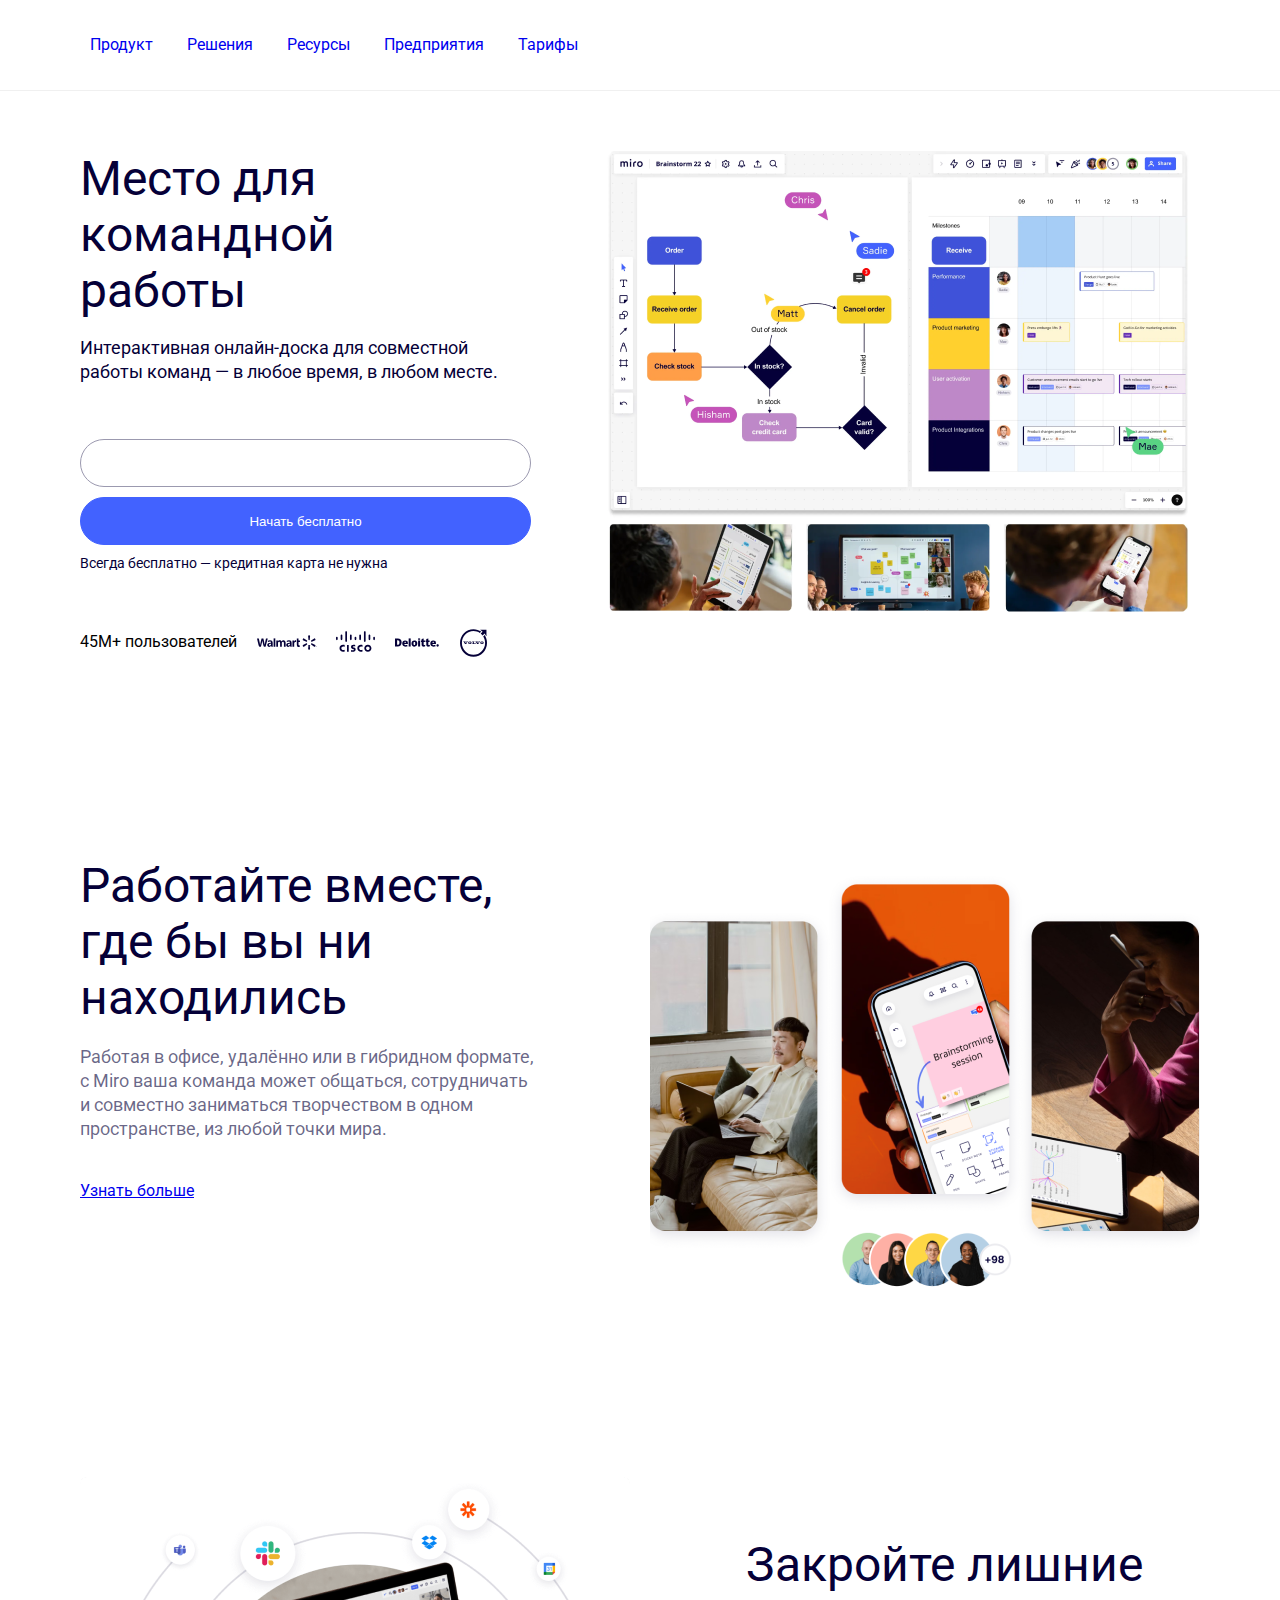
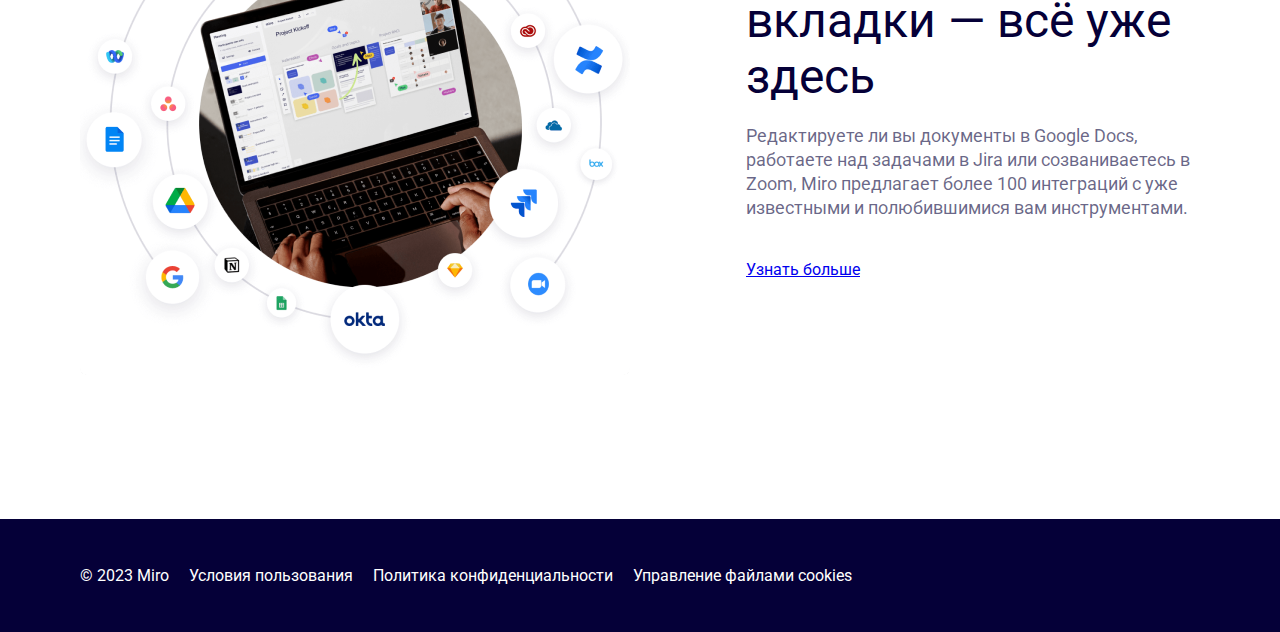
<file: Miro/index.html>
<!DOCTYPE html>
<html lang="en">

<head>
  <meta charset="UTF-8" />
  <meta http-equiv="X-UA-Compatible" content="IE=edge" />
  <meta name="viewport" content="width=device-width, initial-scale=1.0" />
  <link rel="stylesheet" href="./styles/styles.css" />
  <link rel="preconnect" href="https://fonts.googleapis.com" />
  <link rel="preconnect" href="https://fonts.gstatic.com" crossorigin />
  <link href="https://fonts.googleapis.com/css2?family=Roboto&display=swap" rel="stylesheet" />
  <!-- <link rel="stylesheet" href="./styles/anoter-style.css" /> -->
  <title>Miro</title>
</head>

<body>
  <header>
    <nav>
      <ul>
        <li><a href="#">Продукт</a></li>
        <li><a href="#">Решения</a></li>
        <li><a href="#">Ресурсы</a></li>
        <li><a href="#">Предприятия</a></li>
        <li><a href="#">Тарифы</a></li>
      </ul>
    </nav>
  </header>
  <main>
    <section id="hero">
      <div>
        <h1>
          Место для <br />
          командной <br />
          работы
        </h1>
        <p class="heroText">
          Интерактивная онлайн-доска для совместной работы команд — в любое
          время, в любом месте.
        </p>
        <form action="/register" method="get" class="heroForm">
          <input type="email" name="email" id="email" />
          <button id="heroButton" class="test test2">Начать бесплатно</button>
        </form>
        <p>Всегда бесплатно — кредитная карта не нужна</p>
        <div class="heroLogos">
          45M+ пользователей
          <img src="./images/logos.svg" alt="Логотипы партнёров" />
        </div>
      </div>
      <div>
        <img src="./images/hero.png" alt="Изображение экрана работы Miro" id="heroImage" />
      </div>
    </section>
    <section class="section">
      <div>
        <h2>Работайте вместе, где бы вы ни находились</h2>
        <p class="sectionText">
          Работая в офисе, удалённо или в гибридном формате, с Miro ваша
          команда может общаться, сотрудничать и совместно заниматься
          творчеством в одном пространстве, из любой точки мира.
        </p>
        <a href="#" class="link">Узнать больше</a>
      </div>
      <div>
        <img src="./images/1.png" alt="Работа в Miro с мобильных устройств" />
      </div>
    </section>
    <section class="section section-reverse">
      <div>
        <h2>Закройте лишние вкладки — всё уже здесь</h2>
        <p class="sectionText">
          Редактируете ли вы документы в Google Docs, работаете над задачами в
          Jira или созваниваетесь в Zoom, Miro предлагает более 100 интеграций
          с уже известными и полюбившимися вам инструментами.
        </p>
        <a href="#" class="link">Узнать больше</a>
      </div>
      <div>
        <img src="./images/2.png" alt="Сервисы вокруг Miro" />
      </div>
    </section>
  </main>
  <footer>
    <div>
      <div>&#169; 2023 Miro</div>
      <a href="#">Условия пользования</a>
      <a href="#">Политика конфиденциальности</a>
      <a href="#">Управление файлами cookies</a>
    </div>
  </footer>
</body>

</html>
</file>
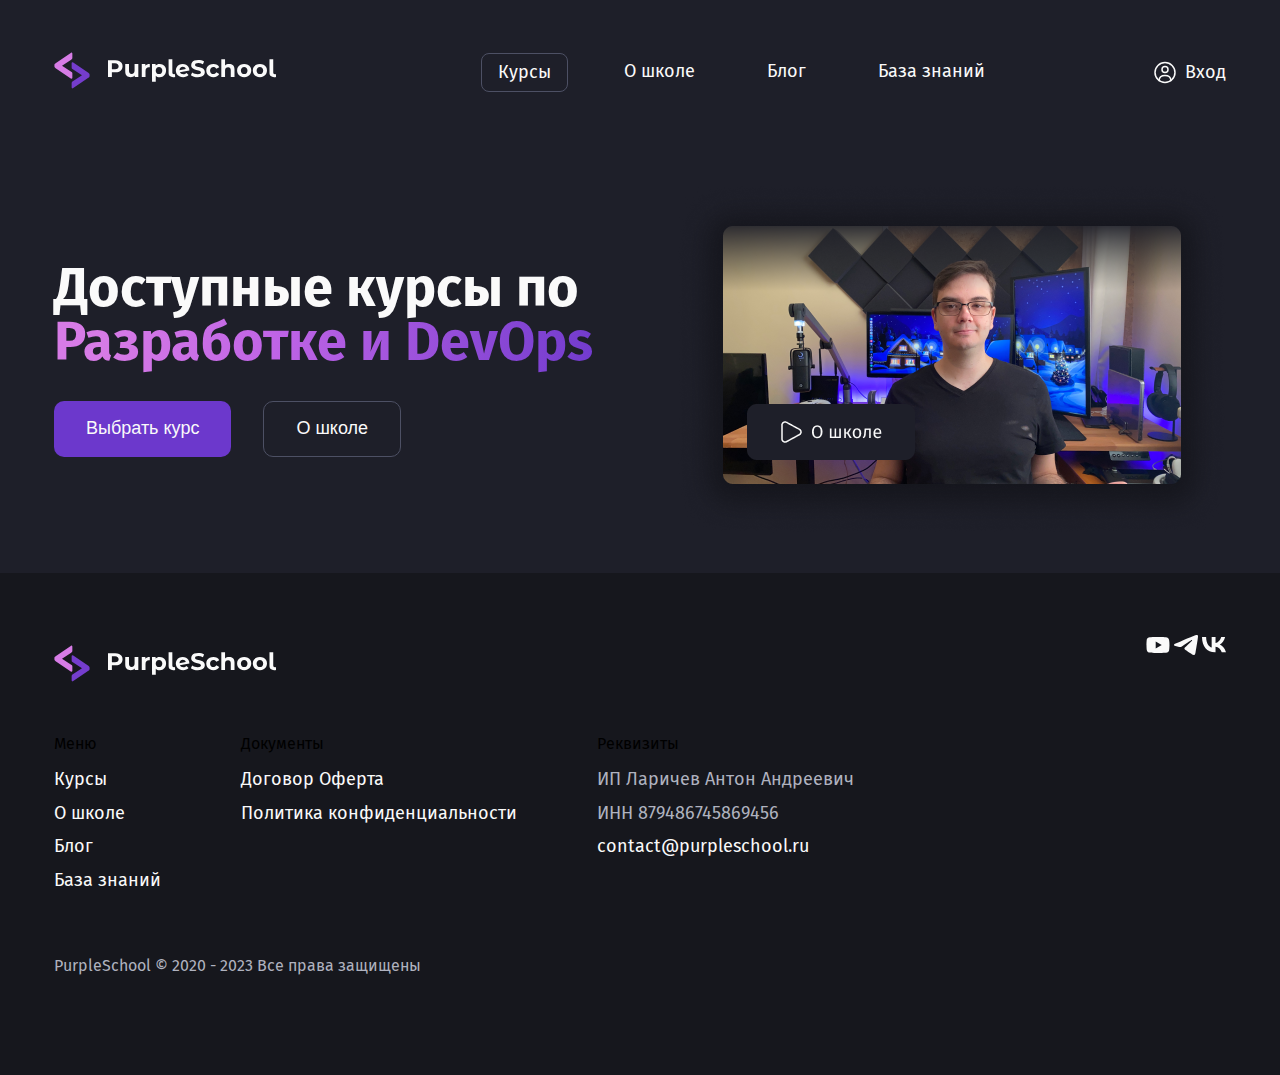
<file: Purple/index.html>
<!DOCTYPE html>
<html lang="en">

<head>
    <meta charset="UTF-8">
    <meta name="viewport" content="width=device-width, initial-scale=1.0">
    <title>Школа разработки Purple School</title>
    <link rel="preconnect" href="https://fonts.googleapis.com">
    <link rel="preconnect" href="https://fonts.gstatic.com" crossorigin>
    <link
        href="https://fonts.googleapis.com/css2?family=Fira+Sans:ital,wght@0,100;0,200;0,300;0,400;0,500;0,600;0,700;0,800;0,900;1,100;1,200;1,300;1,400;1,500;1,600;1,700;1,800;1,900&display=swap"
        rel="stylesheet">
    <link rel="stylesheet" href="./styles/global.css" />
    <link rel="stylesheet" href="./styles/footer.css" />
    <link rel="stylesheet" href="./styles/header.css" />
    <link rel="stylesheet" href="./styles/components.css" />
    <link rel="stylesheet" href="./styles/page.css" />
</head>

<body>
    <header class="header">
        <div class="header__wrapper">
            <a href="#"><img class="header__logo" src="./images/logo.svg" alt="Логотип Purple School" /></a>
            <nav>
                <ul class="menu">
                    <li class="menu__item menu__item_active"><a href="#">Курсы</a></li>
                    <li class="menu__item"><a href="#">О школе</a></li>
                    <li class="menu__item"><a href="#">Блог</a></li>
                    <li class="menu__item"><a href="#">База знаний</a></li>
                </ul>
            </nav>
            <a class="header__login" href="#" aria-label="Вход в личный кабинет">
                <img src="./images/user.svg" alt="Иконка юзера">
                <div>Вход</div>
            </a>
            <button class="header__mobile-menu-button" aria-expanded="false" aria-haspopup="true">
                <img src="./images/menu.svg" alt="Мобильное меню">
            </button>

        </div>
    </header>
    <section class="section section_light">
        <div class="hero">
            <div class="hero__left">
                <h1 class="hero__h1">
                    Доступные курсы по <br> <span class="hero__h1_gradient">Разработке и DevOps</span>
                </h1>
                <div class="hero__cta">
                    <button tabindex="0" class="button button_primary">Выбрать курс</button>
                    <button tabindex="1" class="button button_ghost">О школе</button>
                </div>
            </div>
            <img class="hero__right" src="./images/video.png" alt="Видео">
        </div>
    </section>

    <footer class="footer">
        <div class="footer__wrapper">
            <div class="footer__social">
                <a href="#">
                    <img class="footer__logo" src="./images/logo.svg" alt="Логотип Purple School">
                </a>
                <div class="social-icons">
                    <a href="#" class="social-icons__icon" aria-label="Социальные сети">
                        <img src="./images/social/youtube.svg" alt="Youtube Purple School">
                    </a>
                    <a href="#" class="social-icons__icon" aria-label="Социальные сети">
                        <img src="./images/social/telegram.svg" alt="Telegram Purple School">
                    </a>
                    <a href="#" class="social-icons__icon" aria-label="Социальные сети">
                        <img src="./images/social/vk.svg" alt="ВКонтакте Purple School">
                    </a>
                </div>
            </div>
            <div class="footer__menu">
                <nav>
                    <div class="footer__menu-header">
                        Меню
                    </div>
                    <ul class="menu-small">
                        <li class="menu-small__item menu-small__item_active"><a href="#">Курсы</a></li>
                        <li class="menu-small__item"><a href="#">О школе</a></li>
                        <li class="menu-small__item"><a href="#">Блог</a></li>
                        <li class="menu-small__item"><a href="#">База знаний</a></li>
                    </ul>
                </nav>
                <div>
                    <div class="footer__menu-header">Документы</div>
                    <ul class="menu-small">
                        <li class="menu-small__item"><a href="#">Договор Оферта</a></li>
                        <li class="menu-small__item"><a href="#">Политика конфиденциальности</a></li>
                    </ul>
                </div>
                <div>
                    <div class="footer__menu-header">Реквизиты</div>
                    <ul class="menu-small">
                        <li class="menu-small__item">ИП Ларичев Антон Андреевич</li>
                        <li class="menu-small__item">ИНН 879486745869456</li>
                        <li class="menu-small__item"><a
                                href="mailto:contact@purpleschool.ru">contact@purpleschool.ru</a></li>
                    </ul>
                </div>
            </div>
            <div class="footer__copyright">
                PurpleSchool © 2020 - 2023 Все права защищены
            </div>
        </div>
        </div>
    </footer>
</body>

</html>
</file>
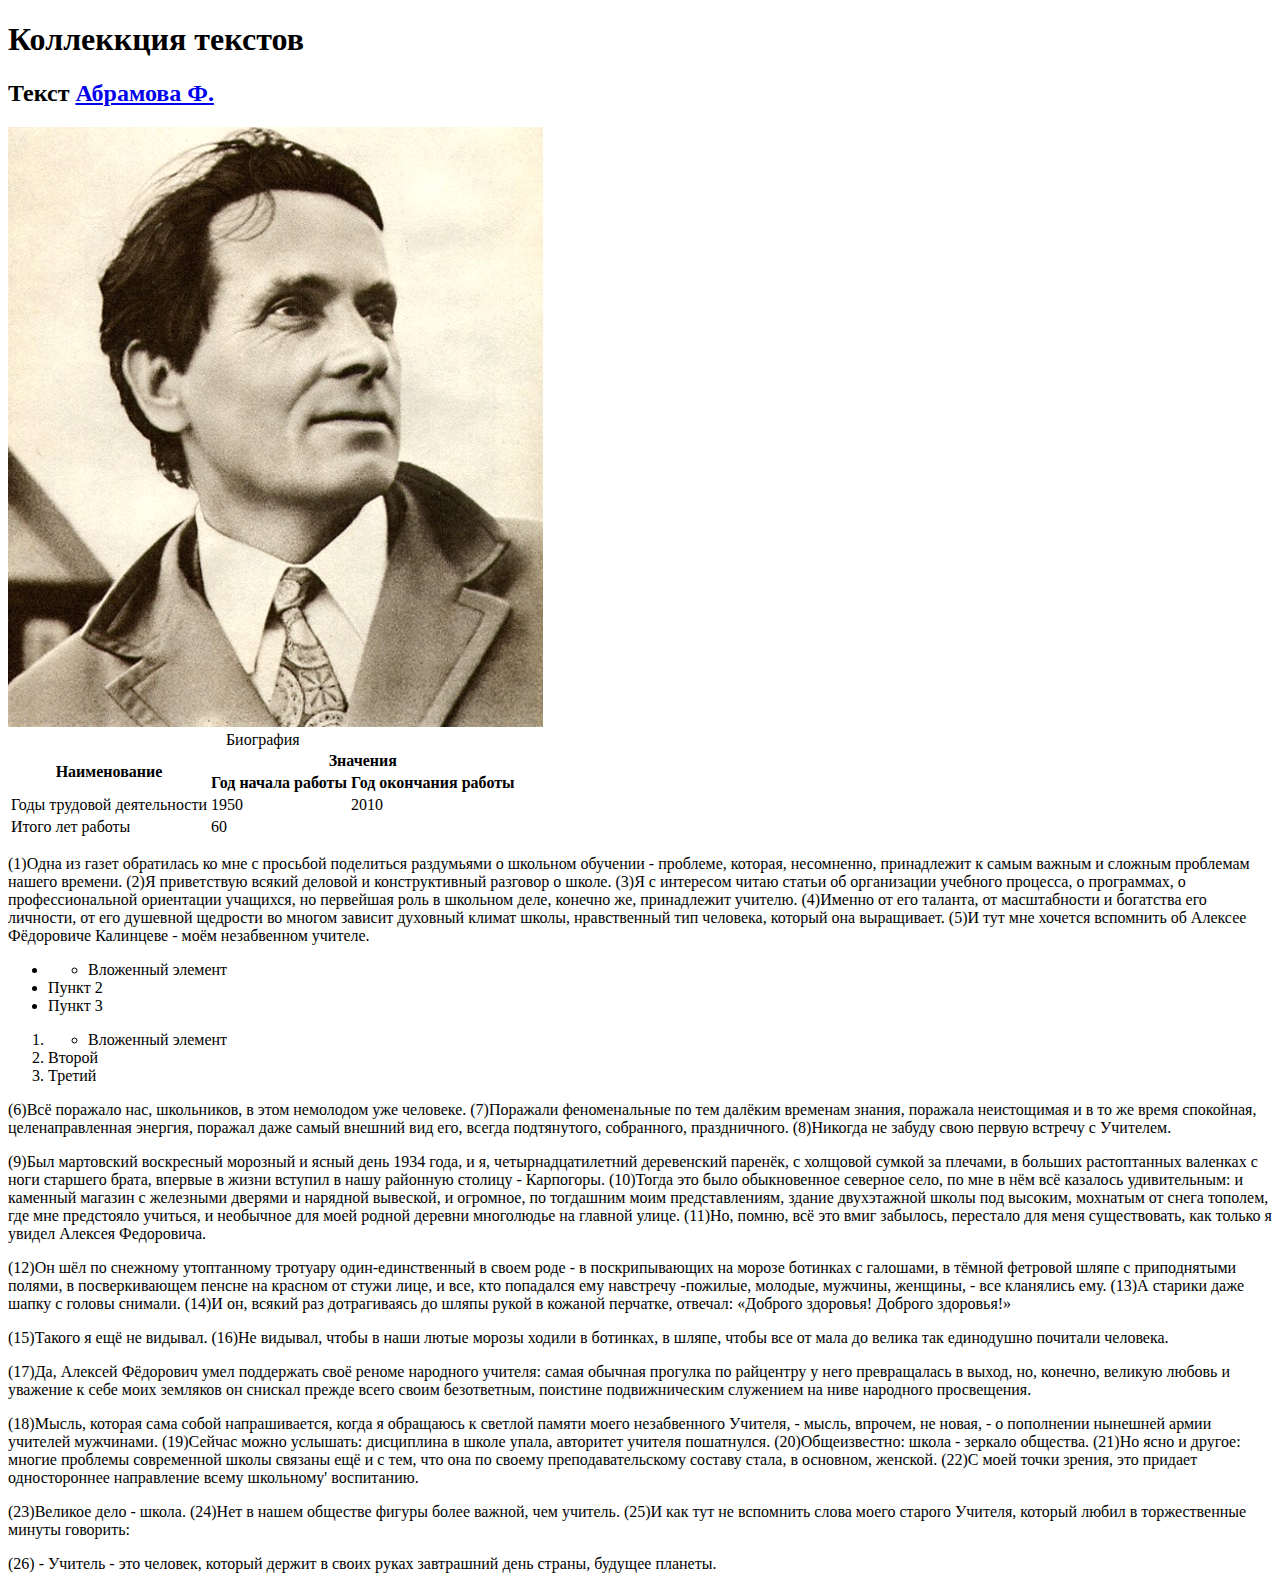
<file: Test/index.html>
<!DOCTYPE html>
<html lang="en">

<head>
    <meta charset="UTF-8">
    <meta name="viewport" content="width=device-width, initial-scale=1.0">
    <title>Мой документ</title>
</head>

<body>
    <h1>Коллеккция текстов</h1>
    <h2>Текст <a href="https://ru.wikipedia.org/wiki/Абрамов,_Фёдор_Александрович" target="_blank">Абрамова Ф.</a></h2>
    <img src="./images/img1.jpg" alt="Портрет Абрамова Ф.А." />
    <section>
        <table>
            <caption>Биография</caption>
            <thead>
                <tr>
                    <th rowspan="2">Наименование</th>
                    <th colspan="2"> Значения</th>
                </tr>
                <tr>
                    <th>Год начала работы</th>
                    <th>Год окончания работы</th>
                </tr>
            </thead>
            <tbody>
                <tr>
                    <td>Годы трудовой деятельности</td>
                    <td>1950</td>
                    <td>2010</td>
                </tr>
            </tbody>
            <tfoot>
                <td>Итого лет работы</td>
                <td>60</td>
            </tfoot>
        </table>
    </section>
    <p>
        (1)Одна из газет обратилась ко мне с просьбой поделиться раздумьями о школьном обучении - проблеме, которая,
        несомненно,
        принадлежит к самым важным и сложным проблемам нашего времени. (2)Я приветствую всякий деловой и конструктивный
        разговор
        о школе. (3)Я с интересом читаю статьи об организации учебного процесса, о программах, о профессиональной
        ориентации
        учащихся, но первейшая роль в школьном деле, конечно же, принадлежит учителю. (4)Именно от его таланта, от
        масштабности
        и богатства его личности, от его душевной щедрости во многом зависит духовный климат школы, нравственный тип
        человека,
        который она выращивает. (5)И тут мне хочется вспомнить об Алексее Фёдоровиче Калинцеве - моём незабвенном
        учителе.
    </p>

    <ul>
        <li>
            <ul>
                <li>
                    Вложенный элемент
                </li>
            </ul>
        </li>
        <li>Пункт 2</li>
        <li>Пункт 3</li>
    </ul>
    <ol>
        <li>
            <ul>
                <li>
                    Вложенный элемент
                </li>
            </ul>
        </li>
        <li>Второй</li>
        <li>Третий</li>
    </ol>
    <p>
        (6)Всё поражало нас, школьников, в этом немолодом уже человеке. (7)Поражали феноменальные по тем далёким
        временам
        знания, поражала неистощимая и в то же время спокойная, целенаправленная энергия, поражал даже самый внешний вид
        его,
        всегда подтянутого, собранного, праздничного. (8)Никогда не забуду свою первую встречу с Учителем.
    </p>
    <p>
        (9)Был мартовский воскресный морозный и ясный день 1934 года, и я, четырнадцатилетний деревенский паренёк, с
        холщовой
        сумкой за плечами, в больших растоптанных валенках с ноги старшего брата, впервые в жизни вступил в нашу
        районную
        столицу - Карпогоры. (10)Тогда это было обыкновенное северное село, по мне в нём всё казалось удивительным: и
        каменный
        магазин с железными дверями и нарядной вывеской, и огромное, по тогдашним моим представлениям, здание
        двухэтажной
        школы
        под высоким, мохнатым от снега тополем, где мне предстояло учиться, и необычное для моей родной деревни
        многолюдье
        на
        главной улице. (11)Но, помню, всё это вмиг забылось, перестало для меня существовать, как только я увидел
        Алексея
        Федоровича.
    </p>
    <p>
        (12)Он шёл по снежному утоптанному тротуару один-единственный в своем роде - в поскрипывающих на морозе ботинках
        с
        галошами, в тёмной фетровой шляпе с приподнятыми полями, в посверкивающем пенсне на красном от стужи лице, и
        все,
        кто
        попадался ему навстречу -пожилые, молодые, мужчины, женщины, - все кланялись ему. (13)А старики даже шапку с
        головы
        снимали. (14)И он, всякий раз дотрагиваясь до шляпы рукой в кожаной перчатке, отвечал: «Доброго здоровья!
        Доброго
        здоровья!»
    </p>
    <p>
        (15)Такого я ещё не видывал. (16)Не видывал, чтобы в наши лютые морозы ходили в ботинках, в шляпе, чтобы все от
        мала
        до
        велика так единодушно почитали человека.
    </p>
    <p>
        (17)Да, Алексей Фёдорович умел поддержать своё реноме народного учителя: самая обычная прогулка по райцентру у
        него
        превращалась в выход, но, конечно, великую любовь и уважение к себе моих земляков он снискал прежде всего своим
        безответным, поистине подвижническим служением на ниве народного просвещения.
    </p>
    <p>
        (18)Мысль, которая сама собой напрашивается, когда я обращаюсь к светлой памяти моего незабвенного Учителя, -
        мысль,
        впрочем, не новая, - о пополнении нынешней армии учителей мужчинами. (19)Сейчас можно услышать: дисциплина в
        школе
        упала, авторитет учителя пошатнулся. (20)Общеизвестно: школа - зеркало общества. (21)Но ясно и другое: многие
        проблемы
        современной школы связаны ещё и с тем, что она по своему преподавательскому составу стала, в основном, женской.
        (22)С
        моей точки зрения, это придает одностороннее направление всему школьному' воспитанию.
    </p>
    <p>
        (23)Великое дело - школа. (24)Нет в нашем обществе фигуры более важной, чем учитель. (25)И как тут не вспомнить
        слова
        моего старого Учителя, который любил в торжественные минуты говорить:
    </p>
    <p>
        (26) - Учитель - это человек, который держит в своих руках завтрашний день страны, будущее планеты.
    </p>
    <form action="/register" method="get"></form>
</body>

</html>
</file>
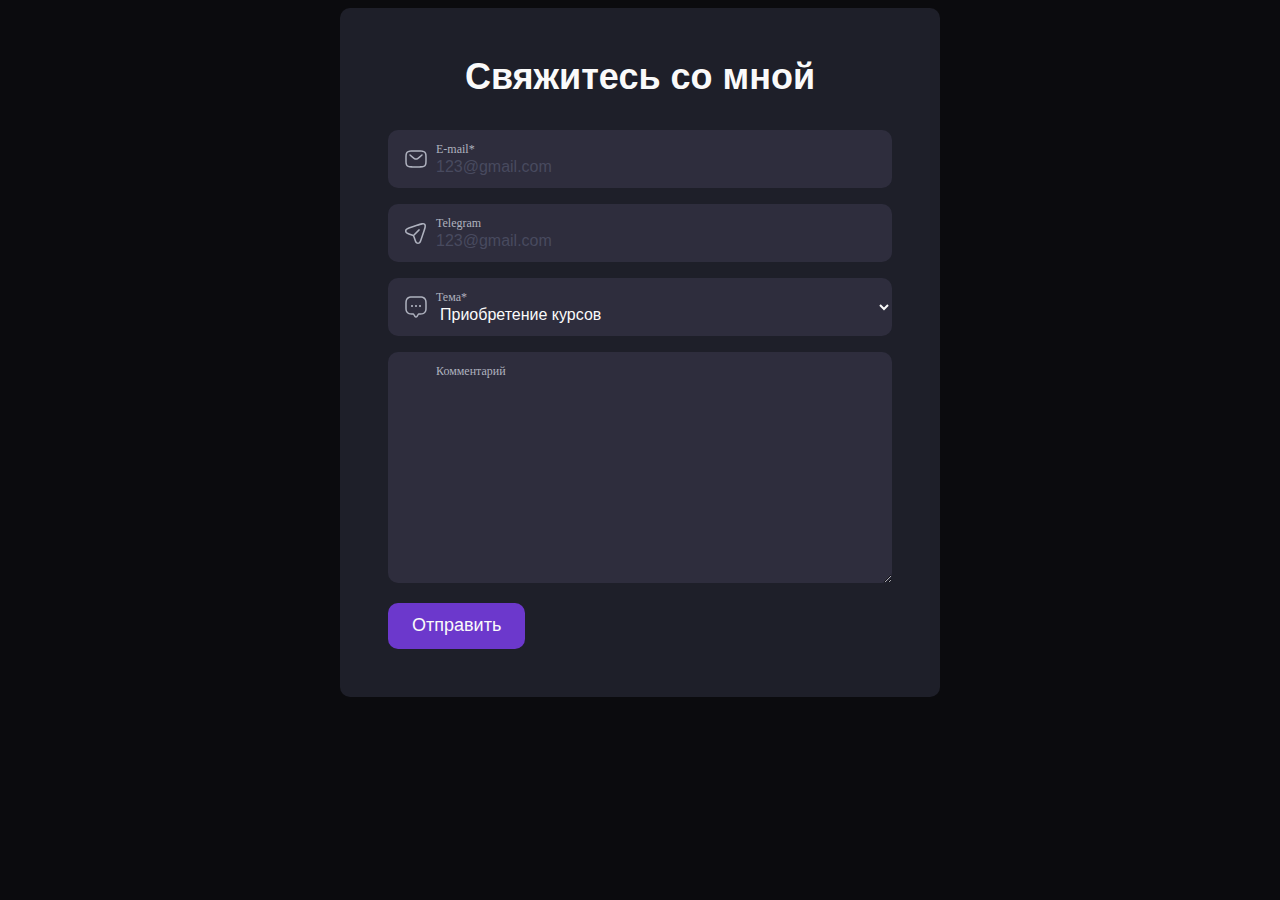
<file: Form/demo.html>
<!DOCTYPE html>
<html lang="en">

<head>
    <meta charset="UTF-8">
    <meta name="viewport" content="width=device-width, initial-scale=1.0">
    <title>Demo</title>
    <link rel="stylesheet" href="./styles.css">
</head>

<body>
    <main>
        <h1>Свяжитесь со мной</h1>
        <div>

            <form action="">

                <div class="field">
                    <img src="./images/message.svg" alt="иконка сообщения">
                    <label for="email">E-mail*</label>
                    <input type="email" placeholder="123@gmail.com" name="email" id="email" required>
                </div>
                <div class="field">
                    <img src="./images/telegram.svg" alt="иконка телеграма">
                    <label for="telegram">Telegram</label>
                    <input type="text" placeholder="123@gmail.com" name="telegram" id="telegram">
                </div>
                <div class="field">
                    <img src="./images/topic.svg" alt="иконка темы">
                    <label for="topic">Тема*</label>
                    <select name="topic" id="topic">
                        <option value="1" selected>Приобретение курсов</option>
                        <option value="2">Оформление заказов</option>
                        <option value="3">Возврат средств</option>
                    </select>
                </div>
                <div class="field">
                    <label for="text">Комментарий</label>
                    <textarea name="text" id="text" rows="10" cols="30"></textarea>
                </div>
                <button>
                    Отправить
                </button>
            </form>
        </div>
    </main>
</body>

</html>
</file>
<file: Miro/styles/styles.css>
* {
	box-sizing: border-box;
}

body {
	font-family: "Roboto", sans-serif;
	margin: 0px;
}

h1 {
	margin: 0 0 17px 0;
}

h2 {
	margin: 60px 0 19px 0;
}

h1,
h2 {
	color: #050038;
	font-size: 48px;
	font-weight: 400;
	line-height: 56px;

}

section {
	max-width: 1200px;
	margin: 0 auto;
	padding: 0 40px;
	margin-bottom: 140px;
}

.section {
	display: flex;
	column-gap: 116px;
}

.section-reverse {
	flex-direction: row-reverse;
}

p {
	font-weight: 400;
	font-size: 18px;
	line-height: 24px;
}

footer {
	background: #050038;
	padding: 47px 40px;
	color: #FFFFFF;
	text-decoration: none;
}

footer a {
	color: #FFFFFF;
	text-decoration: none;
}

footer>div {
	max-width: 1200px;
	margin: 0 auto;
	display: flex;
	gap: 20px;
	padding: 0 40px;
}

.heroText {
	color: #050038;
	margin: 0 0 55px 0;
}


.sectionText {
	color: rgba(5, 0, 56, 0.6);
	margin: 0 0 40px 0;
}

#hero {
	display: flex;
	column-gap: 65px;
}

header {
	border-bottom: solid 1px #F0F0F0;
	margin-bottom: 60px;
}

header a {
	font-size: 16px;
	font-weight: 400;
	line-height: 24px;
	text-decoration: none;
}

.link:hover {
	color: #273dac;
}

#heroButton {
	background-color: #4262FF;
	color: white;
}

#heroButton:hover {
	background-color: #122db6;
	transition: background-color 1s;
}

#heroButton:active {
	background-color: #051252;
}

.heroForm {
	display: flex;
	flex-direction: column;
	gap: 10px;
}

.heroForm button {
	height: 48px;
	border: 1px solid #4262FF;
	border-radius: 32px;
	padding: 10px 20px;
}

.heroForm input:focus {
	background-color: antiquewhite;
}

.heroForm input {
	border-radius: 32px;
	border: 1px solid #9B99AF;
	height: 38px;
	padding: 5px 10px;
	height: 48px;
}

.heroForm+p {
	font-weight: 400;
	font-size: 14px;
	line-height: 20px;
	color: #050038;
	margin: 8px 0 52px 0;
}

nav {
	padding: 33px 50px;
	margin-bottom: 59px;
	max-width: 1200px;
	margin: 0 auto;
}

nav ul {
	list-style: none;
	padding: 0px;
	margin: 0px;
	display: flex;
	gap: 34px;
}


.sectionList {
	list-style: none;
	list-style-image: url('../images/check.svg');
}

.heroLogos {
	display: flex;
	align-items: center;
	gap: 20px;
}

div>p {
	margin-bottom: 52px;
}

/* ul li::before {
	content: url('../images/check.svg');
} */

/* .experimentBorder {
	border-width: 1px;
	border-style: solid;
	width: 600px;
	height: 500px;
	box-sizing: border-box;
	border-radius: 10px;
	padding: 10px 50px 20px;
	margin: 30px auto;
} */
/* 
@media (min-width: 500px) {
	h1 {
		color: purple;
	}
} */
</file>
<file: Miro/styles/anoter-style.css>
.experiment {
	background: green;
}
</file>
<file: Purple/styles/global.css>
:root {
    --color-primary: #6C38CC;
    --color-primary-hover: #35186b;
    --color-text: #FAFAFA;
    --color-link-hover: #AFB2BF;
    --color-bg: #16171D;
    --color-bg-medium: #1E1F29;
    --color-bg-light: #2E2D3D;
    --color-stroke: #4D5064;

    --gradient: linear-gradient(93.33deg, #D77BE6 9.26%, #BE63E6 42.32%, #6C38CC 104.58%);

    --border-8: 8px;
    --border-10: 10px;
    --layout-width: 1172px;
}

body {
    background: var(--color-bg);
    margin: 0;
    font-family: 'Fira Sans', sans-serif;
    font-style: normal;
    font-weight: 400;
}

a {
    text-decoration: none;
}
</file>
<file: Purple/styles/footer.css>
.footer {
    background-color: var(--color-footer);
}

.footer__wrapper {
    max-width: var(--layout-width);
    margin: 0 auto;
    padding: 60px 24px 100px;
}

.footer__social {
    display: flex;
    justify-content: space-between;
    margin-bottom: 36px;
    gap: 24px;
}

.footer__menu {
    display: flex;
    gap: 24px 80px;
    margin-bottom: 48px;
}

.footer__menu-header {
    font-size: 16px;
    font-weight: 400;
    line-height: 120%;
    color: var(--color-secondary);
}

.menu-small {
    list-style: none;
    padding: 0;
}

.menu-small__item {
    font-size: 18px;
    font-weight: 400;
    line-height: 120%;
    margin-bottom: 12px;
    color: var(--color-link-hover);
}

.menu-small__item a {
    color: var(--color-text);
}

.menu-small__item a:hover {
    color: var(--color-link-hover);
}

.footer__copyright {
    font-size: 16px;
    font-weight: 400;
    line-height: 120%;
    color: var(--color-link-hover);
}

@media (max-width: 860px) {
    .footer__menu {
        flex-direction: column;
        margin-bottom: 24px;
    }
}

@media (max-width: 640px) {
    .footer__social {
        flex-direction: column;
    }
}
</file>
<file: Purple/styles/header.css>
/* header */

.header {
    background-color: var(--color-bg-medium);
}

.header__wrapper {
    max-width: var(--layout-width);
    margin: 0 auto;
    display: flex;
    justify-content: space-between;
    align-items: center;
    padding: 40px 24px;
}

.header__login {
    display: flex;
    gap: 8px;
    align-items: center;
    font-family: Fira Sans;
    font-size: 18px;
    line-height: 120%;
    color: var(--color-text);
    cursor: pointer;
}

.header__login:hover {
    color: var(--color-link-hover);
}

.header__mobile-menu-button {
    display: none;
    background: none;
    border: none;
}

@media (max-width: 960px) {
    .header__login {
        display: none;
    }

    .header__mobile-menu-button {
        display: block;
    }
}

@media (max-width: 480px) {
    .header__logo {
        max-width: 174px;
    }

    .header__wrapper {
        padding: 30px 24px;
    }
}

/* Menu */

.menu__item {
    padding: 8px 16px;
}

.menu {
    list-style: none;
    display: flex;
    gap: 40px;
    margin: 0;
}

.menu__item a {
    cursor: pointer;
    font-size: 18px;
    line-height: 120%;
    color: var(--color-text);
}

.menu__item:hover a {
    color: var(--color-link-hover);
}

.menu__item_active {
    border: 1px solid var(--color-stroke);
    border-radius: var(--border-8);
}

@media (max-width: 960px) {
    .menu {
        display: none;
    }
}
</file>
<file: Purple/styles/components.css>
/* Section */

.section_light {
    background-color: var(--color-bg-medium);
}

/* Button */

.button {
    padding: 16px 32px;
    color: var(--color-text);
    background: none;
    border: none;
    font-size: 18px;
    font-weight: 400;
    line-height: 120%;
    border-radius: var(--border-10);
    cursor: pointer;
}

.button_primary {
    background: var(--color-primary);
}

.button_primary:hover {
    background: var(--color-primary-hover);
}


.button_ghost {
    border: 1px solid var(--color-stroke);
}

.button_ghost:hover {
    background: var(--color-bg-medium);
}

@media (max-width: 640px) {
    .button {
        padding: 12px 15px;
    }
}
</file>
<file: Purple/styles/page.css>
.hero {
    max-width: var(--layout-width);
    margin: 0 auto;
    display: flex;
    justify-content: space-between;
    align-items: center;
    padding: 40px 24px;
}

.hero__left {
    display: flex;
    flex-direction: column;
    gap: 32px;
}

.hero__h1 {
    margin: 0;
    font-size: 54px;
    font-weight: 700;
    line-height: 100%;
    color: var(--color-text);
}

.hero__h1_gradient {
    background: var(--gradient);
    -webkit-background-clip: text;
    -webkit-text-fill-color: transparent;
    background-clip: text;
    text-fill-color: transparent;
}

.hero__cta {
    display: flex;
    gap: 32px;
}

@media (max-width: 1200px) {
    .hero {
        flex-direction: column;
    }

    .hero__cta {
        justify-content: center;
    }

    .hero__h1 {
        text-align: center;
    }
}

@media (max-width: 640px) {

    .hero__h1 {
        font-size: 30px;
        line-height: 120%;
    }

    .hero__right {
        width: 100%;
    }

    .hero {
        padding: 0 24px;
    }
}

@media (max-width: 480px) {
    .hero__cta {
        gap: 16px;
    }
}
</file>
<file: Form/styles.css>
body {
    background-color: #0b0b0e;
}

main {
    background-color: #1E1F29;
    border-radius: 10px;
    padding: 48px;
    max-width: 600px;
    margin: 0 auto;
}

h1 {
    color: #fafafa;
    font-size: 36px;
    font-weight: 700;
    font-family: sans-serif;
    text-align: center;
    margin: 0 0 32px 0;
}

* {
    box-sizing: border-box;
}


.field {
    margin-bottom: 16px;
    position: relative;
}

.field img {
    position: absolute;
    top: 17px;
    left: 16px;
}

input,
textarea,
select {
    background: #2E2D3D;
    color: #fafafa;
    font-weight: 400;
    font-size: 16px;
    line-height: 19.2px;
    font-family: sans-serif;
    padding: 27px 48px 12px;
    border: none;
    border-radius: 10px;
    width: 100%;
}

input::placeholder,
textarea::placeholder,
select::placeholder {
    color: #484a5f;
    font-size: 16px;
}

label {
    color: #AFB2BF;
    position: absolute;
    top: 12px;
    left: 48px;
    font-size: 12px;
    font-weight: 400;
    line-height: 14.4px;
}

button {
    background-color: #6C38CC;
    color: #fafafa;
    border: none;
    border-radius: 10px;
    padding: 12px 24px;
    font-size: 18px;
    font-weight: 400;
    line-height: 21.6px;
    text-align: center;
}
</file>
